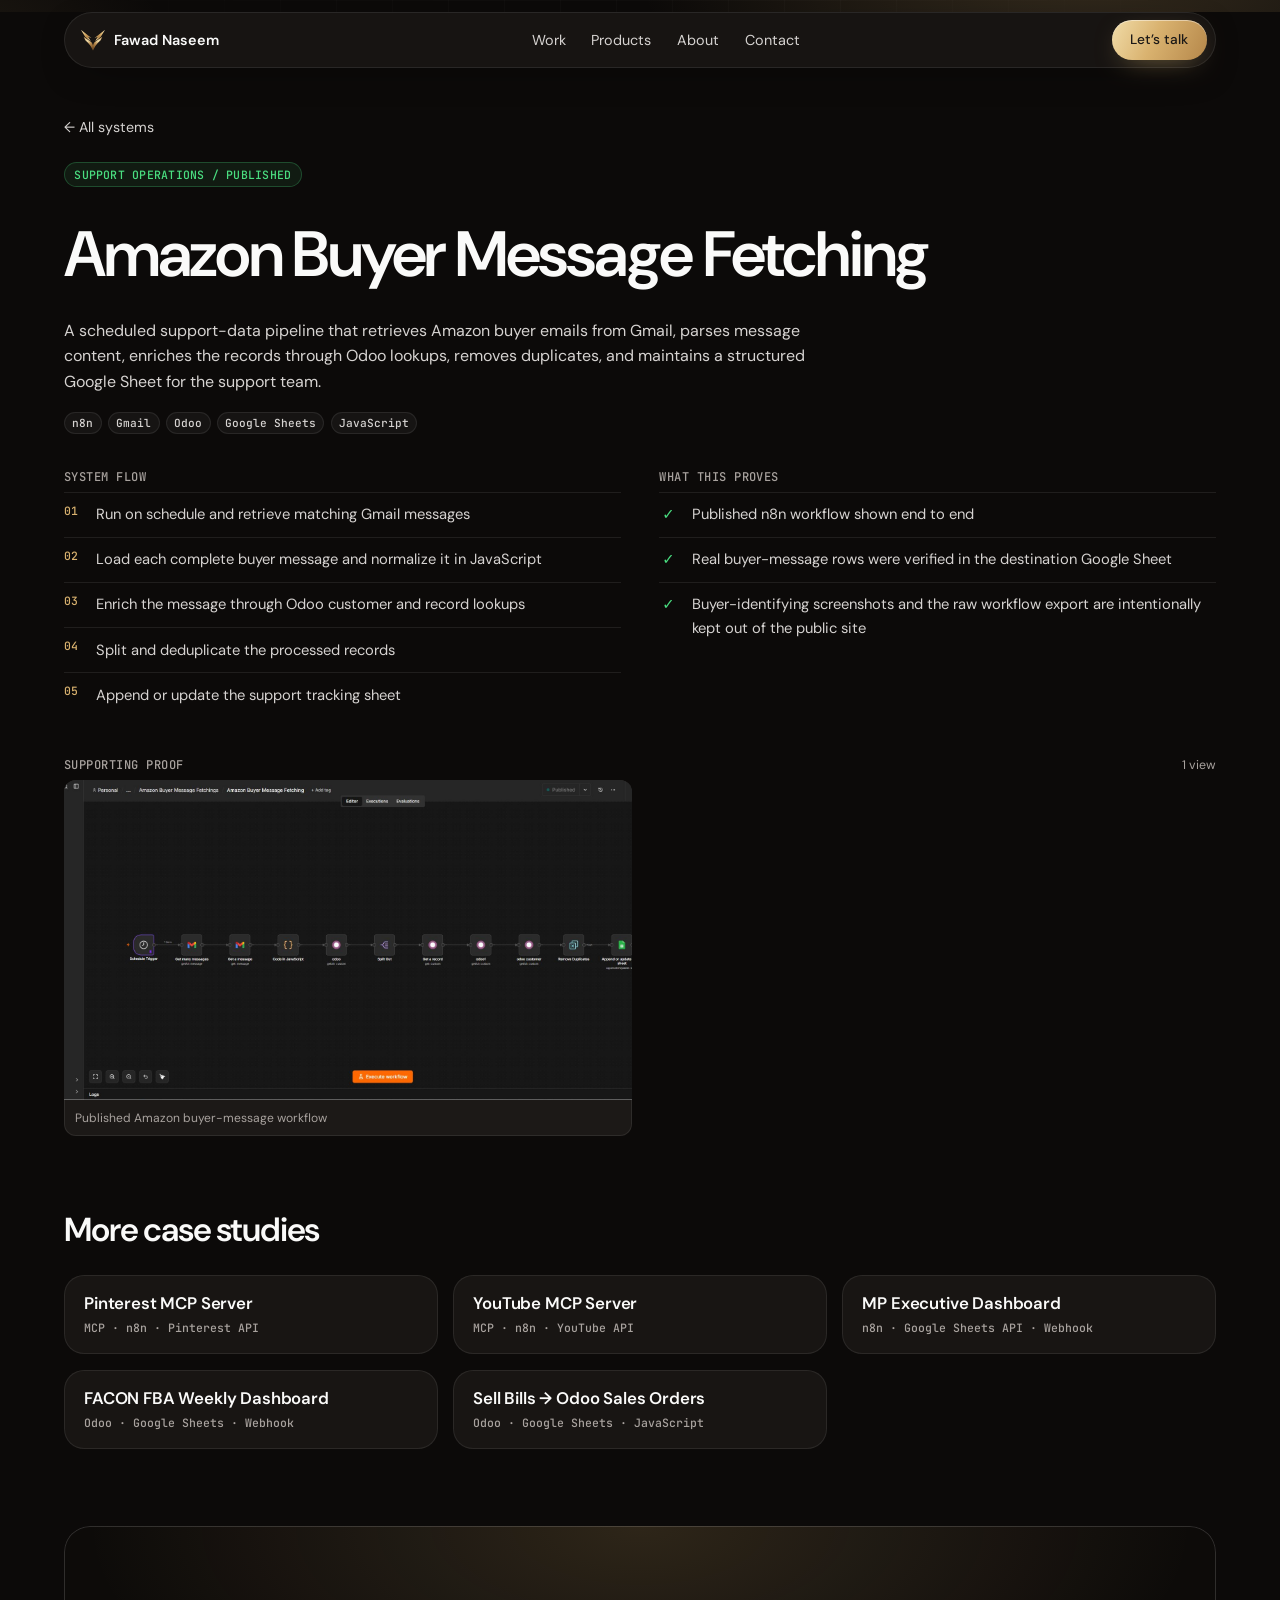
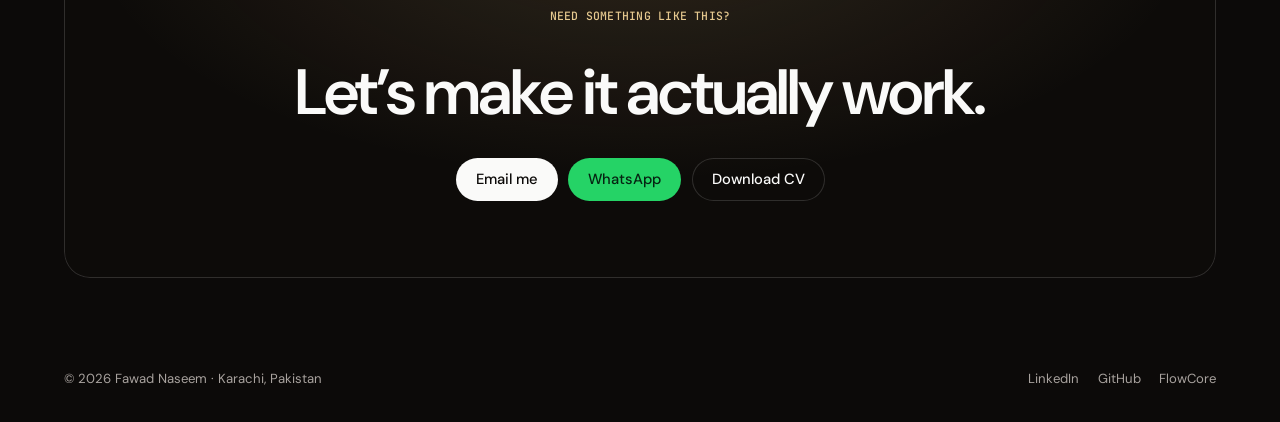
<file: amazon-buyer-message-automation/index.html>
<!doctype html>
<html lang="en">
<head>
  <meta charset="utf-8">
  <meta name="viewport" content="width=device-width, initial-scale=1">
  <title>Amazon Buyer Message Automation: Gmail to Odoo to Sheets | Fawad Naseem</title>
  <meta name="description" content="A scheduled n8n pipeline that fetches Amazon buyer emails from Gmail, enriches them through Odoo, removes duplicates and updates a support sheet.">
  <meta name="theme-color" content="#0C0A09">
  <link rel="canonical" href="https://fawadcyber.github.io/Portfolio/amazon-buyer-message-automation/">
  <link rel="icon" href="../favicon.svg?v=3" type="image/svg+xml">
  <link rel="apple-touch-icon" href="../favicon.svg?v=3">
  <meta property="og:type" content="article">
  <meta property="og:site_name" content="Fawad Naseem">
  <meta property="og:title" content="Amazon Buyer Message Automation: Gmail to Odoo to Sheets | Fawad Naseem">
  <meta property="og:description" content="A scheduled n8n pipeline that fetches Amazon buyer emails from Gmail, enriches them through Odoo, removes duplicates and updates a support sheet.">
  <meta property="og:url" content="https://fawadcyber.github.io/Portfolio/amazon-buyer-message-automation/">
  <meta property="og:image" content="https://fawadcyber.github.io/Portfolio/assets/proofs/drive-assets/edesk/workflow.jpg">
  <meta name="twitter:card" content="summary_large_image">
  <meta name="twitter:title" content="Amazon Buyer Message Automation: Gmail to Odoo to Sheets | Fawad Naseem">
  <meta name="twitter:description" content="A scheduled n8n pipeline that fetches Amazon buyer emails from Gmail, enriches them through Odoo, removes duplicates and updates a support sheet.">
  <meta name="twitter:image" content="https://fawadcyber.github.io/Portfolio/assets/proofs/drive-assets/edesk/workflow.jpg">
  <link rel="preconnect" href="https://fonts.googleapis.com">
  <link rel="preconnect" href="https://fonts.gstatic.com" crossorigin>
  <link rel="stylesheet" href="https://fonts.googleapis.com/css2?family=DM+Sans:opsz,wght@9..40,400;9..40,500;9..40,600;9..40,700&family=JetBrains+Mono:wght@400;500&display=swap">
  <link rel="stylesheet" href="../styles.css?v=202611051339">
  <script type="application/ld+json">{"@context":"https://schema.org","@graph":[{"@type":"Article","headline":"Amazon Buyer Message Automation: Gmail to Odoo to Sheets","description":"A scheduled n8n pipeline that fetches Amazon buyer emails from Gmail, enriches them through Odoo, removes duplicates and updates a support sheet.","image":"https://fawadcyber.github.io/Portfolio/assets/proofs/drive-assets/edesk/workflow.jpg","url":"https://fawadcyber.github.io/Portfolio/amazon-buyer-message-automation/","dateModified":"2026-11-05","author":{"@type":"Person","name":"Fawad Naseem","url":"https://fawadcyber.github.io/Portfolio/"},"keywords":"n8n, Gmail, Odoo, Google Sheets, JavaScript"},{"@type":"BreadcrumbList","itemListElement":[{"@type":"ListItem","position":1,"name":"Fawad Naseem","item":"https://fawadcyber.github.io/Portfolio/"},{"@type":"ListItem","position":2,"name":"Amazon Buyer Message Fetching","item":"https://fawadcyber.github.io/Portfolio/amazon-buyer-message-automation/"}]}]}</script>
</head>
<body>
  <div class="aurora" aria-hidden="true"></div>
  <header class="topbar container">
    <a class="brand" href="../"><img class="brand-mark" src="../favicon.svg?v=3" alt="" width="26" height="26">Fawad Naseem</a>
    <nav class="topnav" aria-label="Main navigation">
      <a href="../#work">Work</a>
      <a href="../#products">Products</a>
      <a href="../#about">About</a>
      <a href="../#contact">Contact</a>
    </nav>
    <a class="btn btn-dark" href="https://mail.google.com/mail/?view=cm&amp;fs=1&amp;to=fawadnaseem28%40gmail.com&amp;su=Automation%20Project%20Inquiry" target="_blank" rel="noopener">Let’s talk</a>
  </header>

  <main class="container case-page">
    <nav class="case-back" aria-label="Breadcrumb"><a href="../#work">← All systems</a></nav>
    <article>
      <p class="eyebrow">Support operations / published</p>
      <h1>Amazon Buyer Message Fetching</h1>
      <p class="case-summary">A scheduled support-data pipeline that retrieves Amazon buyer emails from Gmail, parses message content, enriches the records through Odoo lookups, removes duplicates, and maintains a structured Google Sheet for the support team.</p>
      <ul class="tags"><li>n8n</li><li>Gmail</li><li>Odoo</li><li>Google Sheets</li><li>JavaScript</li></ul>
      <div class="case-details">
        <section><h2>System flow</h2><ol><li>Run on schedule and retrieve matching Gmail messages</li><li>Load each complete buyer message and normalize it in JavaScript</li><li>Enrich the message through Odoo customer and record lookups</li><li>Split and deduplicate the processed records</li><li>Append or update the support tracking sheet</li></ol></section>
        <section><h2>What this proves</h2><ul><li>Published n8n workflow shown end to end</li><li>Real buyer-message rows were verified in the destination Google Sheet</li><li>Buyer-identifying screenshots and the raw workflow export are intentionally kept out of the public site</li></ul></section>
      </div>
      <section class="case-gallery">
        <div class="case-gallery-heading"><h2>Supporting proof</h2><span>1 view</span></div>
        <div class="case-gallery-grid">
          <a class="case-gallery-item" href="../assets/proofs/drive-assets/edesk/workflow.jpg" target="_blank" rel="noopener"><img src="../assets/proofs/drive-assets/edesk/workflow.jpg" alt="Published Amazon buyer-message workflow" loading="lazy" decoding="async"><span>Published Amazon buyer-message workflow</span></a>
        </div>
      </section>
    </article>

    <section class="case-more" aria-labelledby="more-title">
      <h2 id="more-title">More case studies</h2>
      <div class="case-more-grid">
        <a class="case-more-item" href="../pinterest-mcp-server/"><b>Pinterest MCP Server</b><span>MCP · n8n · Pinterest API</span></a>
        <a class="case-more-item" href="../youtube-mcp-server/"><b>YouTube MCP Server</b><span>MCP · n8n · YouTube API</span></a>
        <a class="case-more-item" href="../mp-executive-dashboard/"><b>MP Executive Dashboard</b><span>n8n · Google Sheets API · Webhook</span></a>
        <a class="case-more-item" href="../facon-fba-weekly-dashboard/"><b>FACON FBA Weekly Dashboard</b><span>Odoo · Google Sheets · Webhook</span></a>
        <a class="case-more-item" href="../sell-bills-to-odoo-orders/"><b>Sell Bills → Odoo Sales Orders</b><span>Odoo · Google Sheets · JavaScript</span></a>
      </div>
    </section>

    <section class="contact-card case-cta">
      <p class="eyebrow light">Need something like this?</p>
      <h2>Let’s make it actually work.</h2>
      <div class="hero-actions">
        <a class="btn btn-light" href="https://mail.google.com/mail/?view=cm&amp;fs=1&amp;to=fawadnaseem28%40gmail.com&amp;su=Automation%20Project%20Inquiry" target="_blank" rel="noopener">Email me</a>
        <a class="btn btn-wa" href="https://wa.me/923492971884?text=Hi%20Fawad%2C%20I%20saw%20your%20portfolio" target="_blank" rel="noopener">WhatsApp</a>
        <a class="btn btn-outline" href="../cv/Fawad_Naseem_CV.pdf" target="_blank" rel="noopener">Download CV</a>
      </div>
    </section>
  </main>

  <footer class="container footer">
    <span>© 2026 Fawad Naseem · Karachi, Pakistan</span>
    <nav class="footer-links" aria-label="Elsewhere">
      <a href="https://www.linkedin.com/in/fawad-naseem-51901941a/" target="_blank" rel="noopener">LinkedIn</a>
      <a href="https://github.com/FawadCyber" target="_blank" rel="noopener">GitHub</a>
      <a href="https://fawadcyber.github.io/FlowCore/" target="_blank" rel="noopener">FlowCore</a>
    </nav>
  </footer>
</body>
</html>
</file>
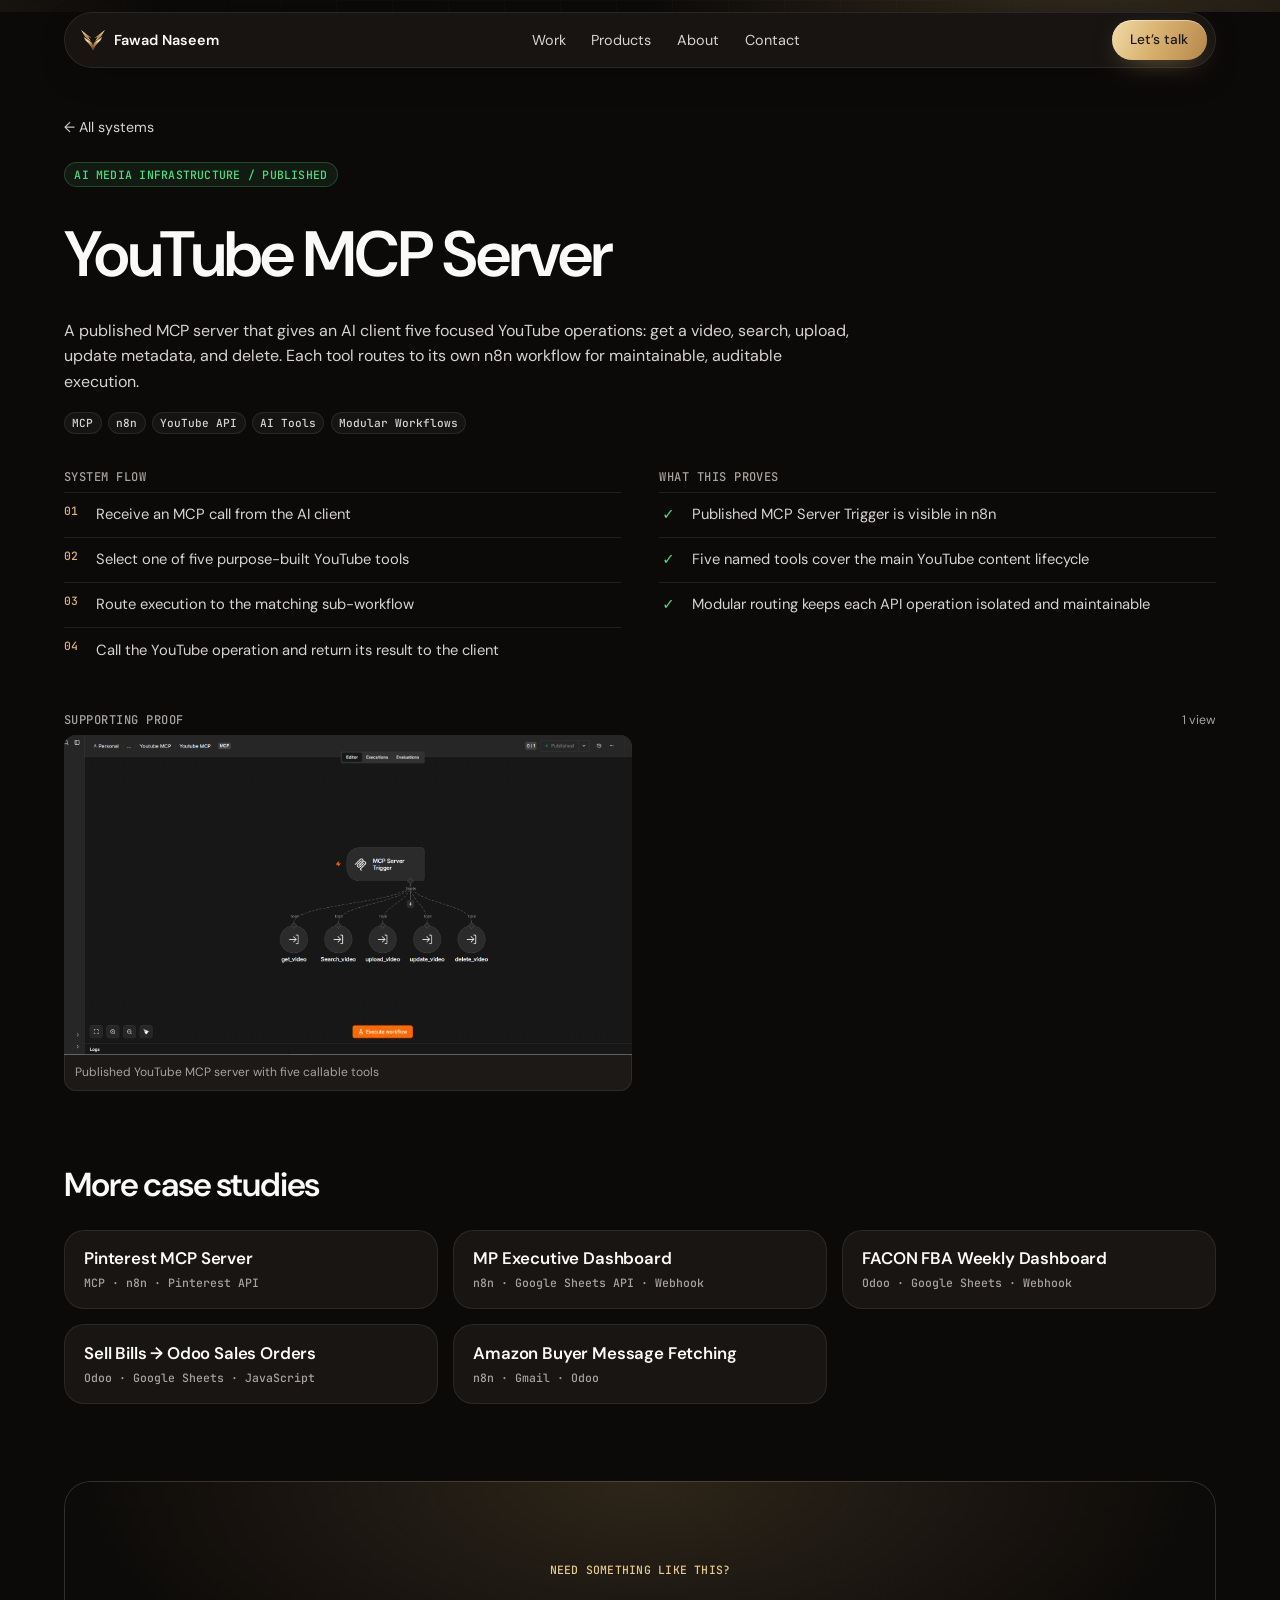
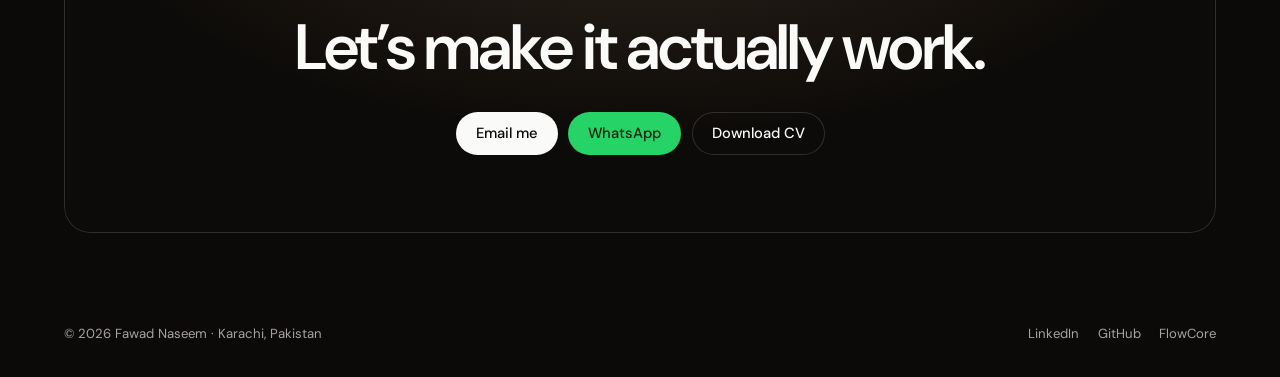
<file: youtube-mcp-server/index.html>
<!doctype html>
<html lang="en">
<head>
  <meta charset="utf-8">
  <meta name="viewport" content="width=device-width, initial-scale=1">
  <title>YouTube MCP Server Built with n8n: 5 AI Tools | Fawad Naseem</title>
  <meta name="description" content="A published YouTube MCP server on n8n that lets AI clients search, upload, update and delete videos, with one sub-workflow for each tool.">
  <meta name="theme-color" content="#0C0A09">
  <link rel="canonical" href="https://fawadcyber.github.io/Portfolio/youtube-mcp-server/">
  <link rel="icon" href="../favicon.svg?v=3" type="image/svg+xml">
  <link rel="apple-touch-icon" href="../favicon.svg?v=3">
  <meta property="og:type" content="article">
  <meta property="og:site_name" content="Fawad Naseem">
  <meta property="og:title" content="YouTube MCP Server Built with n8n: 5 AI Tools | Fawad Naseem">
  <meta property="og:description" content="A published YouTube MCP server on n8n that lets AI clients search, upload, update and delete videos, with one sub-workflow for each tool.">
  <meta property="og:url" content="https://fawadcyber.github.io/Portfolio/youtube-mcp-server/">
  <meta property="og:image" content="https://fawadcyber.github.io/Portfolio/assets/proofs/drive-assets/youtube/workflow.png">
  <meta name="twitter:card" content="summary_large_image">
  <meta name="twitter:title" content="YouTube MCP Server Built with n8n: 5 AI Tools | Fawad Naseem">
  <meta name="twitter:description" content="A published YouTube MCP server on n8n that lets AI clients search, upload, update and delete videos, with one sub-workflow for each tool.">
  <meta name="twitter:image" content="https://fawadcyber.github.io/Portfolio/assets/proofs/drive-assets/youtube/workflow.png">
  <link rel="preconnect" href="https://fonts.googleapis.com">
  <link rel="preconnect" href="https://fonts.gstatic.com" crossorigin>
  <link rel="stylesheet" href="https://fonts.googleapis.com/css2?family=DM+Sans:opsz,wght@9..40,400;9..40,500;9..40,600;9..40,700&family=JetBrains+Mono:wght@400;500&display=swap">
  <link rel="stylesheet" href="../styles.css?v=202611051339">
  <script type="application/ld+json">{"@context":"https://schema.org","@graph":[{"@type":"Article","headline":"YouTube MCP Server Built with n8n: 5 AI Tools","description":"A published YouTube MCP server on n8n that lets AI clients search, upload, update and delete videos, with one sub-workflow for each tool.","image":"https://fawadcyber.github.io/Portfolio/assets/proofs/drive-assets/youtube/workflow.png","url":"https://fawadcyber.github.io/Portfolio/youtube-mcp-server/","dateModified":"2026-11-05","author":{"@type":"Person","name":"Fawad Naseem","url":"https://fawadcyber.github.io/Portfolio/"},"keywords":"MCP, n8n, YouTube API, AI Tools, Modular Workflows"},{"@type":"BreadcrumbList","itemListElement":[{"@type":"ListItem","position":1,"name":"Fawad Naseem","item":"https://fawadcyber.github.io/Portfolio/"},{"@type":"ListItem","position":2,"name":"YouTube MCP Server","item":"https://fawadcyber.github.io/Portfolio/youtube-mcp-server/"}]}]}</script>
</head>
<body>
  <div class="aurora" aria-hidden="true"></div>
  <header class="topbar container">
    <a class="brand" href="../"><img class="brand-mark" src="../favicon.svg?v=3" alt="" width="26" height="26">Fawad Naseem</a>
    <nav class="topnav" aria-label="Main navigation">
      <a href="../#work">Work</a>
      <a href="../#products">Products</a>
      <a href="../#about">About</a>
      <a href="../#contact">Contact</a>
    </nav>
    <a class="btn btn-dark" href="https://mail.google.com/mail/?view=cm&amp;fs=1&amp;to=fawadnaseem28%40gmail.com&amp;su=Automation%20Project%20Inquiry" target="_blank" rel="noopener">Let’s talk</a>
  </header>

  <main class="container case-page">
    <nav class="case-back" aria-label="Breadcrumb"><a href="../#work">← All systems</a></nav>
    <article>
      <p class="eyebrow">AI media infrastructure / published</p>
      <h1>YouTube MCP Server</h1>
      <p class="case-summary">A published MCP server that gives an AI client five focused YouTube operations: get a video, search, upload, update metadata, and delete. Each tool routes to its own n8n workflow for maintainable, auditable execution.</p>
      <ul class="tags"><li>MCP</li><li>n8n</li><li>YouTube API</li><li>AI Tools</li><li>Modular Workflows</li></ul>
      <div class="case-details">
        <section><h2>System flow</h2><ol><li>Receive an MCP call from the AI client</li><li>Select one of five purpose-built YouTube tools</li><li>Route execution to the matching sub-workflow</li><li>Call the YouTube operation and return its result to the client</li></ol></section>
        <section><h2>What this proves</h2><ul><li>Published MCP Server Trigger is visible in n8n</li><li>Five named tools cover the main YouTube content lifecycle</li><li>Modular routing keeps each API operation isolated and maintainable</li></ul></section>
      </div>
      <section class="case-gallery">
        <div class="case-gallery-heading"><h2>Supporting proof</h2><span>1 view</span></div>
        <div class="case-gallery-grid">
          <a class="case-gallery-item" href="../assets/proofs/drive-assets/youtube/workflow.png" target="_blank" rel="noopener"><img src="../assets/proofs/drive-assets/youtube/workflow.png" alt="Published YouTube MCP server with five callable tools" loading="lazy" decoding="async"><span>Published YouTube MCP server with five callable tools</span></a>
        </div>
      </section>
    </article>

    <section class="case-more" aria-labelledby="more-title">
      <h2 id="more-title">More case studies</h2>
      <div class="case-more-grid">
        <a class="case-more-item" href="../pinterest-mcp-server/"><b>Pinterest MCP Server</b><span>MCP · n8n · Pinterest API</span></a>
        <a class="case-more-item" href="../mp-executive-dashboard/"><b>MP Executive Dashboard</b><span>n8n · Google Sheets API · Webhook</span></a>
        <a class="case-more-item" href="../facon-fba-weekly-dashboard/"><b>FACON FBA Weekly Dashboard</b><span>Odoo · Google Sheets · Webhook</span></a>
        <a class="case-more-item" href="../sell-bills-to-odoo-orders/"><b>Sell Bills → Odoo Sales Orders</b><span>Odoo · Google Sheets · JavaScript</span></a>
        <a class="case-more-item" href="../amazon-buyer-message-automation/"><b>Amazon Buyer Message Fetching</b><span>n8n · Gmail · Odoo</span></a>
      </div>
    </section>

    <section class="contact-card case-cta">
      <p class="eyebrow light">Need something like this?</p>
      <h2>Let’s make it actually work.</h2>
      <div class="hero-actions">
        <a class="btn btn-light" href="https://mail.google.com/mail/?view=cm&amp;fs=1&amp;to=fawadnaseem28%40gmail.com&amp;su=Automation%20Project%20Inquiry" target="_blank" rel="noopener">Email me</a>
        <a class="btn btn-wa" href="https://wa.me/923492971884?text=Hi%20Fawad%2C%20I%20saw%20your%20portfolio" target="_blank" rel="noopener">WhatsApp</a>
        <a class="btn btn-outline" href="../cv/Fawad_Naseem_CV.pdf" target="_blank" rel="noopener">Download CV</a>
      </div>
    </section>
  </main>

  <footer class="container footer">
    <span>© 2026 Fawad Naseem · Karachi, Pakistan</span>
    <nav class="footer-links" aria-label="Elsewhere">
      <a href="https://www.linkedin.com/in/fawad-naseem-51901941a/" target="_blank" rel="noopener">LinkedIn</a>
      <a href="https://github.com/FawadCyber" target="_blank" rel="noopener">GitHub</a>
      <a href="https://fawadcyber.github.io/FlowCore/" target="_blank" rel="noopener">FlowCore</a>
    </nav>
  </footer>
</body>
</html>
</file>
<file: styles.css>
/* Midnight aurora palette */
:root {
  /* Black + gold, from the UI UX Pro Max "Luxury/Premium Brand" palette, dark variant, with the logo gold as accent */
  --bg: #0C0A09;
  --bg-2: #110F0D;
  --surface: #1C1917;
  --surface-2: #292524;
  --line: rgba(231, 229, 228, .09);
  --line-2: rgba(231, 229, 228, .16);
  --ink: #FAFAF9;
  --ink-2: #D6D3D1;
  --muted: #A8A29E;
  --gold: #D9B26F;
  --gold-2: #F1DCA8;
  --gold-3: #B5874A;
  --emerald: #4ADE80;
  --grad: linear-gradient(115deg, #F1DCA8 0%, #D9B26F 45%, #B5874A 100%);
  --radius: 20px;
  --sans: "DM Sans", system-ui, sans-serif;
  --display: "DM Sans", system-ui, sans-serif;
  --mono: "JetBrains Mono", ui-monospace, monospace;
  --ease: cubic-bezier(.2, .8, .2, 1);
}
* { box-sizing: border-box; }
html { scroll-behavior: smooth; background: var(--bg); overflow-x: clip; }
body { margin: 0; background: var(--bg); color: var(--ink); font: 400 clamp(15.5px, 1.05vw, 17.5px)/1.6 var(--sans); -webkit-font-smoothing: antialiased; overflow-x: clip; }
a { color: inherit; text-decoration: none; }
button { font: inherit; color: inherit; background: none; border: 0; padding: 0; cursor: pointer; }
h1, h2, h3, h4, p { margin: 0; }
::selection { background: rgba(217, 178, 111, .45); }
.container { width: min(1180px, 100% - 2 * clamp(18px, 5vw, 80px)); margin-inline: auto; }
.skip-link { position: absolute; left: 16px; top: -80px; z-index: 100; padding: 10px 16px; border-radius: 999px; background: var(--ink); color: var(--bg); font-size: .85em; }
.skip-link:focus { top: 16px; }
:focus-visible { outline: 2px solid var(--gold); outline-offset: 3px; border-radius: 8px; }

/* Static aurora background: painted once, never animated, so it costs nothing per frame. */
.aurora { position: fixed; inset: 0; z-index: -1; pointer-events: none;
  background:
    radial-gradient(60vw 45vw at 85% -10%, rgba(217, 178, 111, .22), transparent 60%),
    radial-gradient(45vw 40vw at -10% 20%, rgba(217, 178, 111, .16), transparent 60%),
    radial-gradient(50vw 40vw at 60% 110%, rgba(181, 135, 74, .10), transparent 60%),
    var(--bg); }
.aurora::after { content: ""; position: absolute; inset: 0; opacity: .5;
  background-image: linear-gradient(rgba(255,255,255,.035) 1px, transparent 1px), linear-gradient(90deg, rgba(255,255,255,.035) 1px, transparent 1px);
  background-size: 56px 56px;
  -webkit-mask-image: radial-gradient(ellipse at 50% 0%, #000 20%, transparent 70%); mask-image: radial-gradient(ellipse at 50% 0%, #000 20%, transparent 70%); }
.progress { position: fixed; top: 0; left: 0; right: 0; height: 2px; z-index: 60; background: var(--grad); transform-origin: 0 50%; transform: scaleX(0); }

/* Whole-page WebGL particle world (fixed, behind all content) */
#world { position: fixed; inset: 0; z-index: 0; width: 100vw; height: 100vh; height: 100lvh; pointer-events: none; opacity: 0; transition: opacity 1.5s var(--ease); }
#world.ready { opacity: 1; }
main, .footer, .topbar, .mobile-nav { position: relative; z-index: 1; }
.topbar { position: sticky; z-index: 50; }
.mobile-nav { z-index: 49; }

/* Buttons */
.btn { position: relative; display: inline-flex; align-items: center; justify-content: center; gap: .5em; height: 2.95em; padding: 0 1.35em; border-radius: 999px; font-weight: 500; font-size: .95em; white-space: nowrap; transition: background .25s, box-shadow .25s, color .25s; will-change: transform; }
.btn-dark { color: #1C1917; background: var(--grad); box-shadow: 0 8px 28px -12px rgba(217, 178, 111, .7), inset 0 1px 0 rgba(255,255,255,.45); }
.btn-dark:hover { box-shadow: 0 12px 36px -12px rgba(217, 178, 111, .9), inset 0 1px 0 rgba(255,255,255,.55); }
.btn-ghost { color: var(--ink); background: rgba(255,255,255,.04); box-shadow: inset 0 0 0 1px var(--line-2); }
.btn-ghost:hover { background: rgba(255,255,255,.08); }
.btn-light { background: var(--ink); color: var(--bg); }
.btn-outline { color: var(--ink); box-shadow: inset 0 0 0 1px var(--line-2); }
.btn-outline:hover { background: rgba(255,255,255,.06); }
.btn-wa { background: #25d366; color: #062312; }
.btn-wa:hover { background: #3ee07a; }

/* Top bar */
.topbar { position: sticky; top: 12px; z-index: 50; display: flex; align-items: center; justify-content: space-between; gap: 1.5em; margin-top: 12px; padding: .55em .6em .55em 1.1em; border-radius: 999px; background: rgba(28, 25, 23, .72); box-shadow: inset 0 0 0 1px var(--line), 0 10px 40px -20px rgba(0,0,0,.8); -webkit-backdrop-filter: blur(14px); backdrop-filter: blur(14px); font-size: .93em; }
.brand { display: inline-flex; align-items: center; gap: .6em; font-weight: 600; }
.brand-mark { width: 26px; height: 26px; border-radius: 7px; display: block; }
.topnav { display: flex; gap: 1.8em; color: var(--ink-2); }
.topnav a { transition: color .2s; }
.topnav a:hover { color: var(--ink); }
.menu-toggle { display: none; width: 42px; height: 42px; border-radius: 50%; background: rgba(255,255,255,.05); box-shadow: inset 0 0 0 1px var(--line-2); flex-direction: column; align-items: center; justify-content: center; gap: 5px; }
.menu-toggle span { width: 16px; height: 1.5px; background: var(--ink); }
.mobile-nav { display: none; }

/* Hero */
.hero { position: relative; }
.hero > *:not(.hero-video) { position: relative; z-index: 1; }
.hero-video { position: absolute; z-index: 0; top: -120px; bottom: -40px; left: 50%; width: 100vw; transform: translateX(-50%); overflow: hidden; pointer-events: none;
  -webkit-mask-image: linear-gradient(180deg, transparent 0%, #000 18%, #000 70%, transparent 100%); mask-image: linear-gradient(180deg, transparent 0%, #000 18%, #000 70%, transparent 100%); }
.hero-video video { width: 100%; height: 100%; object-fit: cover; opacity: .55; }
.hero-video::after { content: ""; position: absolute; inset: 0; background: linear-gradient(90deg, rgba(12,10,9,.92) 0%, rgba(12,10,9,.55) 45%, rgba(12,10,9,.25) 100%); }
.hero { padding: clamp(1.25rem, 3vh, 2.5rem) 0 clamp(2rem, 5vh, 3.5rem); }
.hero-grid { display: grid; grid-template-columns: minmax(0, 1.05fr) minmax(0, .95fr); gap: clamp(2rem, 5vw, 5rem); align-items: center; }
.eyebrow { display: inline-flex; align-items: center; gap: .6em; padding: .45em .9em; border-radius: 999px; background: rgba(74, 222, 128, .08); box-shadow: inset 0 0 0 1px rgba(74, 222, 128, .25); font: 500 .74em var(--mono); letter-spacing: .02em; color: var(--emerald); text-transform: uppercase; }
.eyebrow.light { background: none; box-shadow: none; padding: 0; color: #E6C98F; }
.dot { width: .55em; height: .55em; border-radius: 50%; background: var(--emerald); box-shadow: 0 0 0 0 rgba(74, 222, 128, .55); animation: pulse 2.2s infinite; }
@keyframes pulse { 70% { box-shadow: 0 0 0 9px rgba(74, 222, 128, 0); } 100% { box-shadow: 0 0 0 0 rgba(74, 222, 128, 0); } }
.hero-name { margin: 1.1em 0 0; font: 500 clamp(.95rem, 1.2vw, 1.1rem)/1.35 var(--sans); letter-spacing: 0; color: var(--gold); }
.hero-statement { margin: .3em 0 .5em; max-width: 15ch; font: 600 clamp(2.3rem, min(5vw, 8.6vh), 5rem)/1.02 var(--display); letter-spacing: -.035em; }
.hero-statement em, .grad-text { font-style: normal; background: var(--grad); -webkit-background-clip: text; background-clip: text; color: transparent; }
.word { display: inline-block; }
.hero-statement em .word { background: var(--grad); background-size: var(--gw, 100%) 100%; -webkit-background-clip: text; background-clip: text; color: transparent; }
.lede { max-width: 54ch; color: var(--ink-2); font-size: clamp(.98rem, min(1.15vw, 2.1vh), 1.12rem); }
.hero-actions { display: flex; flex-wrap: wrap; gap: .7em; margin-top: 2em; }

/* 3D scene: contact card with an orbit of tool badges */
.scene { position: relative; perspective: 1100px; display: grid; place-items: center; min-height: 460px; }
.orbit { position: absolute; inset: 50% auto auto 50%; width: 0; height: 0; transform-style: preserve-3d; transform: rotateX(68deg) rotateZ(0deg); animation: orbit 26s linear infinite; pointer-events: none; }
@keyframes orbit { to { transform: rotateX(68deg) rotateZ(360deg); } }
.orbit::before { content: ""; position: absolute; left: -265px; top: -265px; width: 530px; height: 530px; border-radius: 50%; border: 1px dashed rgba(241, 220, 168, .28); }
.badge { position: absolute; left: 0; top: 0; transform: rotateZ(var(--a)) translateX(265px) rotateZ(calc(var(--a) * -1)); transform-style: preserve-3d; }
.badge span { display: block; transform: rotateX(-68deg) translate(-50%, -50%); backface-visibility: hidden; padding: .42em .8em; border-radius: 999px; background: rgba(28, 25, 23, .92); box-shadow: inset 0 0 0 1px var(--line-2), 0 8px 24px -10px rgba(0,0,0,.8); font: 500 .72rem var(--mono); color: var(--ink); white-space: nowrap; animation: counter 26s linear infinite; }
@keyframes counter { from { transform: rotateZ(0deg) rotateX(-68deg) translate(-50%, -50%); } to { transform: rotateZ(-360deg) rotateX(-68deg) translate(-50%, -50%); } }
.badge span i { display: inline-block; width: .5em; height: .5em; margin-right: .45em; border-radius: 50%; background: var(--c, var(--gold)); vertical-align: .05em; }
.glow { position: absolute; width: 300px; height: 300px; border-radius: 50%; background: radial-gradient(circle, rgba(99,102,241,.35), transparent 65%); pointer-events: none; }

.hero-card { position: relative; z-index: 2; width: 100%; max-width: 360px; padding: 1.5em; border-radius: calc(var(--radius) + 4px); background: linear-gradient(160deg, rgba(41, 37, 36, .95), rgba(20, 18, 16, .96)); box-shadow: inset 0 0 0 1px var(--line-2), 0 40px 80px -30px rgba(0, 0, 0, .9), 0 0 0 1px rgba(217, 178, 111, .08); transform-style: preserve-3d; will-change: transform; }
.hero-card::before { content: ""; position: absolute; inset: 0; border-radius: inherit; padding: 1px; background: linear-gradient(140deg, rgba(241, 220, 168, .7), transparent 40%, transparent 60%, rgba(181, 135, 74, .6)); -webkit-mask: linear-gradient(#000 0 0) content-box, linear-gradient(#000 0 0); -webkit-mask-composite: xor; mask-composite: exclude; pointer-events: none; }
.hc-top { display: flex; align-items: center; gap: .9em; transform: translateZ(30px); }
.hc-mark { width: 54px; height: 54px; border-radius: 14px; filter: drop-shadow(0 8px 18px rgba(217, 178, 111, .35)); }
.hc-name { font: 600 1.2rem/1.2 var(--display); letter-spacing: -.02em; }
.hc-role { color: var(--muted); font-size: .9em; }
.hc-facts { list-style: none; margin: 1.2em 0; padding: 0; transform: translateZ(18px); }
.hc-facts li { display: flex; justify-content: space-between; gap: 1em; padding: .62em 0; border-top: 1px solid var(--line); font-size: .9em; }
.hc-facts span { color: var(--muted); }
.hc-facts b { font-weight: 500; display: inline-flex; align-items: center; gap: .45em; }
.hc-dot { width: .5em; height: .5em; border-radius: 50%; background: var(--emerald); box-shadow: 0 0 0 3px rgba(74, 222, 128, .18); }
.hc-actions { display: grid; grid-template-columns: 1fr 1fr; gap: .5em; transform: translateZ(26px); }
.hc-socials { display: flex; justify-content: space-between; margin-top: 1.1em; padding-top: 1.1em; border-top: 1px solid var(--line); transform: translateZ(14px); }
.hc-social, .social { display: grid; place-items: center; width: 2.5em; height: 2.5em; border-radius: 50%; color: var(--ink-2); background: rgba(255,255,255,.04); box-shadow: inset 0 0 0 1px var(--line); transition: color .25s, background .25s, transform .25s; }
.hc-social:hover, .social:hover { color: #fff; background: rgba(217, 178, 111, .25); transform: translateY(-2px); }
.hc-social svg, .social svg { width: 1.05em; height: 1.05em; }

/* WebGL hero stage */
.hero-3d { position: relative; width: 100%; height: clamp(340px, min(42vw, 64vh), 560px); }
.hero-3d canvas { position: absolute; inset: -8% -12% -8% -8%; width: 120%; height: 116%; display: block; opacity: 0; transition: opacity 1.2s var(--ease); }
.hero-3d.ready canvas { opacity: 1; }
.hero-3d-fallback { position: absolute; left: 50%; top: 50%; width: 55%; height: auto; transform: translate(-50%, -50%); filter: drop-shadow(0 30px 60px rgba(217, 178, 111, .3)); transition: opacity .8s; }
.hero-3d.ready .hero-3d-fallback { opacity: 0; }
.hero-3d-hint { position: absolute; left: 50%; bottom: 2%; transform: translateX(-50%); font: 500 .68rem var(--mono); letter-spacing: .12em; text-transform: uppercase; color: var(--muted); white-space: nowrap; opacity: 0; transition: opacity 1s .8s; }
.hero-3d.ready .hero-3d-hint { opacity: .8; }
.hero-socials { display: flex; gap: .5em; margin-top: 1.4em; }
.hero-socials .hc-social { width: 2.6em; height: 2.6em; }

/* Stats */
.stats { display: grid; grid-template-columns: repeat(4, 1fr); gap: 1px; margin: clamp(2.5rem, 5vw, 4rem) 0 0; padding: 0; border-radius: var(--radius); overflow: hidden; background: var(--line); box-shadow: inset 0 0 0 1px var(--line); }
.stats div { padding: 1.4em 1.6em; background: rgba(28, 25, 23, .85); }
.stats dt { font: 600 2.3rem/1 var(--display); letter-spacing: -.03em; background: var(--grad); -webkit-background-clip: text; background-clip: text; color: transparent; font-variant-numeric: tabular-nums; }
.stats dd { margin: .5em 0 0; color: var(--muted); font-size: .85em; }

/* Tool marquee */
.marquee { position: relative; overflow: hidden; padding: 1.4em 0; -webkit-mask-image: linear-gradient(90deg, transparent, #000 12%, #000 88%, transparent); mask-image: linear-gradient(90deg, transparent, #000 12%, #000 88%, transparent); }
.marquee-track { display: flex; gap: .7em; width: max-content; animation: slide 38s linear infinite; }
.marquee:hover .marquee-track { animation-play-state: paused; }
@keyframes slide { to { transform: translateX(-50%); } }
.marquee-track span { padding: .55em 1.05em; border-radius: 999px; background: rgba(255,255,255,.03); box-shadow: inset 0 0 0 1px var(--line); color: var(--ink-2); font: 500 .8rem var(--mono); white-space: nowrap; }

/* Two-row 3D marquee */
.marquee-3d { perspective: 900px; margin-top: 1rem; }
.marquee-3d .marquee { transform: rotateX(18deg); transform-origin: 50% 0; padding: .7em 0; }
.marquee-3d .marquee-rev { transform: rotateX(18deg) translateZ(-40px); opacity: .7; }
.marquee-rev .marquee-track { animation-direction: reverse; animation-duration: 46s; }
.marquee-track span:hover { color: var(--gold); box-shadow: inset 0 0 0 1px rgba(217, 178, 111, .45); }

/* Scroll cinema: pinned full-screen section; scroll scrubs the 3D logo film. */
.cinema { position: relative; height: 320vh; margin: 2rem 0 0; }
.cinema-sticky { position: sticky; top: 0; height: 100vh; height: 100svh; overflow: hidden; display: grid; align-items: center; }
.cinema-video { position: absolute; inset: 0; width: 100%; height: 100%; object-fit: cover; background: var(--bg); transform: translateX(13%) scale(.92); }
.cinema-shade { position: absolute; inset: 0; background:
  linear-gradient(180deg, var(--bg) 0%, rgba(12,10,9,0) 18%, rgba(12,10,9,0) 78%, var(--bg) 100%),
  linear-gradient(90deg, rgba(12,10,9,.85) 0%, rgba(12,10,9,.35) 45%, rgba(12,10,9,0) 70%); }
.cinema-lines { position: relative; z-index: 1; display: grid; }
.cinema-kicker { font: 500 .78rem var(--mono); letter-spacing: .14em; text-transform: uppercase; color: var(--gold); margin-bottom: 1.4rem; }
.cinema-line { grid-area: 2 / 1; max-width: 12ch; font-size: clamp(2.6rem, 7vw, 6.4rem); line-height: .98; letter-spacing: -.045em; opacity: 0; transform: translateY(40px); will-change: transform, opacity; }
.cinema-line em { font-style: normal; background: var(--grad); -webkit-background-clip: text; background-clip: text; color: transparent; }
.cinema-progress { position: absolute; left: 50%; bottom: 6vh; width: min(240px, 50vw); height: 2px; transform: translateX(-50%); background: var(--line-2); border-radius: 2px; overflow: hidden; }
.cinema-progress i { position: absolute; inset: 0; background: var(--grad); transform-origin: 0 50%; transform: scaleX(0); }
.no-motion .cinema { height: auto; }
.no-motion .cinema-sticky { position: relative; height: 80vh; }
.no-motion .cinema-line[data-step="0"] { opacity: 1; transform: none; }

/* 3D letter flip for section headings */
.char { display: inline-block; transform-origin: 50% 100%; backface-visibility: hidden; }
.section-head h2 { perspective: 600px; }

/* Gold cursor ring (fine pointers only) */
.cursor { position: fixed; left: 0; top: 0; z-index: 80; width: 34px; height: 34px; margin: -17px 0 0 -17px; border-radius: 50%; border: 1px solid rgba(217, 178, 111, .7); pointer-events: none; opacity: 0; transition: width .25s var(--ease), height .25s var(--ease), margin .25s var(--ease), background .25s, opacity .3s; will-change: transform; }
.cursor.on { opacity: 1; }
.cursor.hover { width: 64px; height: 64px; margin: -32px 0 0 -32px; background: rgba(217, 178, 111, .12); border-color: rgba(241, 220, 168, .9); }
@media (hover: none), (pointer: coarse) { .cursor { display: none; } }

/* Sections */
.section { padding: clamp(3rem, 7vw, 6rem) 0; }
.section-head { display: flex; justify-content: space-between; align-items: end; gap: 2em; margin-bottom: 2.2em; }
h2 { font: 600 clamp(1.9rem, 3.6vw, 3rem)/1.05 var(--display); letter-spacing: -.035em; }
.section-head p { max-width: 44ch; color: var(--ink-2); }

/* Cards with spotlight */
.cards { display: grid; grid-template-columns: repeat(3, 1fr); gap: 1em; perspective: 1200px; }
.card, .product, .repo, .skills { position: relative; overflow: hidden; border-radius: var(--radius); background: linear-gradient(180deg, rgba(28, 25, 23, .78), rgba(17, 15, 13, .82)); -webkit-backdrop-filter: blur(3px); backdrop-filter: blur(3px); box-shadow: inset 0 0 0 1px var(--line); }
.card::after, .product::after, .repo::after { content: ""; position: absolute; inset: 0; border-radius: inherit; pointer-events: none; opacity: 0; transition: opacity .35s;
  background: radial-gradient(360px circle at var(--mx, 50%) var(--my, 0%), rgba(217, 178, 111, .16), transparent 60%); }
.card:hover::after, .product:hover::after, .repo:hover::after { opacity: 1; }
.card { display: flex; flex-direction: column; gap: .8em; min-height: 300px; padding: 1.6em; text-align: left; transform-style: preserve-3d; will-change: transform; transition: box-shadow .35s; }
.card:hover { box-shadow: inset 0 0 0 1px rgba(241, 220, 168, .35), 0 30px 60px -30px rgba(217, 178, 111, .45); }
.card-wide { grid-column: span 2; }
.card-dark { background: radial-gradient(120% 140% at 100% 0%, rgba(217, 178, 111, .35), transparent 55%), linear-gradient(180deg, #24201c, #141210); }
.card-top { display: flex; gap: .5em; }
.chip { font: 500 .72em var(--mono); padding: .4em .8em; border-radius: 999px; background: rgba(255,255,255,.05); color: var(--ink-2); box-shadow: inset 0 0 0 1px var(--line); }
.chip-live { background: rgba(74, 222, 128, .1); color: var(--emerald); box-shadow: inset 0 0 0 1px rgba(74, 222, 128, .3); }
.card h3 { font: 600 clamp(1.3rem, 1.9vw, 1.75rem)/1.15 var(--display); letter-spacing: -.02em; margin-top: .4em; }
.card p, .card.card-dark p { color: var(--ink-2); font-size: .95em; }
.flow { display: flex; flex-wrap: wrap; align-items: center; gap: .45em; margin-top: auto; padding-top: 1em; font: 500 .72em var(--mono); color: var(--ink-2); }
.flow span { padding: .45em .75em; border-radius: 8px; background: rgba(255,255,255,.04); box-shadow: inset 0 0 0 1px var(--line); }
.flow i { width: 14px; height: 1px; background: linear-gradient(90deg, var(--gold), var(--gold)); }
.card-link { font-size: .85em; font-weight: 500; color: var(--gold); margin-top: .6em; }

.products { display: grid; grid-template-columns: repeat(2, 1fr); gap: 1em; }
.product { padding: 1.8em; }
.num { font: 500 .78em var(--mono); color: var(--gold); }
.product h3 { font: 600 1.45rem/1.15 var(--display); letter-spacing: -.02em; margin: .6em 0 .5em; }
.product p { color: var(--ink-2); font-size: .95em; }
.tags { display: flex; flex-wrap: wrap; gap: .4em; margin: 1.1em 0 0; padding: 0; list-style: none; }
.tags li { font: 500 .72em var(--mono); padding: .4em .75em; border-radius: 999px; background: rgba(255,255,255,.04); color: var(--ink-2); box-shadow: inset 0 0 0 1px var(--line); }

.repos { display: grid; grid-template-columns: repeat(3, 1fr); gap: 1em; }
.repo { display: flex; flex-direction: column; gap: .6em; padding: 1.5em; transition: box-shadow .35s; }
.repo:hover { box-shadow: inset 0 0 0 1px rgba(241, 220, 168, .35); }
.repo-top { display: flex; justify-content: space-between; gap: 1em; font: 500 .72em var(--mono); color: var(--muted); }
.repo h3 { font: 600 1.25rem/1.2 var(--display); letter-spacing: -.02em; word-break: break-word; }
.repo p { color: var(--ink-2); font-size: .93em; }
.repo-meta { display: flex; flex-wrap: wrap; align-items: center; gap: .9em; margin-top: auto; padding-top: .8em; font: 500 .75em var(--mono); color: var(--ink-2); }
.lang-dot { display: inline-block; width: .7em; height: .7em; border-radius: 50%; margin-right: .4em; vertical-align: -.05em; }
.repo-links { display: flex; gap: 1em; margin-left: auto; font-family: var(--sans); font-size: 1.1em; font-weight: 500; color: var(--gold); }
.repos-status { color: var(--muted); }
.repos-status a { color: var(--gold); }
.repos-more { margin-top: 1.4em; }

.about { display: grid; grid-template-columns: 1.2fr 1fr; gap: 4vw; }
.about > div > p { margin: 1em 0 1.5em; color: var(--ink-2); max-width: 56ch; }
.method { margin: 0; padding: 0; list-style: none; counter-reset: m; }
.method li { position: relative; padding: 1em 0 1em 2.6em; border-top: 1px solid var(--line); color: var(--ink-2); counter-increment: m; }
.method li::before { content: counter(m, decimal-leading-zero); position: absolute; left: 0; top: 1.15em; font: 500 .78em var(--mono); color: var(--gold); }
.method b { color: var(--ink); font-weight: 600; }
.skills { align-self: start; padding: .4em 1.6em; }
.skill-row { display: flex; justify-content: space-between; gap: 1.5em; padding: 1em 0; border-bottom: 1px solid var(--line); font-size: .92em; }
.skill-row:last-child { border: 0; }
.skill-row span { color: var(--muted); }
.skill-row b { font-weight: 500; text-align: right; }

.contact-card { position: relative; overflow: hidden; padding: clamp(2.5rem, 6vw, 5rem); border-radius: calc(var(--radius) + 6px); text-align: center;
  background: radial-gradient(80% 120% at 50% 0%, rgba(217, 178, 111, .16), transparent 60%), rgba(18, 15, 13, .38);
  box-shadow: inset 0 0 0 1px var(--line-2); }
.contact-card h2 { margin: .5em auto .2em; max-width: 16ch; font-size: clamp(2.2rem, 5vw, 4rem); }
.contact-card .hero-actions { justify-content: center; }
.contact-meta { margin-top: 1.6em; color: var(--muted); font-size: .9em; }
.socials { display: flex; justify-content: center; gap: .6em; margin-top: 1.2em; }
.footer { display: flex; justify-content: space-between; gap: 1.5em; padding: 2em 0 2.5em; color: var(--muted); font-size: .85em; }
.footer-links { display: flex; gap: 1.4em; }
.footer-links a:hover { color: var(--ink); }

/* Standalone case study pages */
.case-page { padding: clamp(1.5rem, 4vw, 3rem) 0 clamp(2rem, 5vw, 4rem); }
.case-back { margin-bottom: 1.6em; font-size: .92em; color: var(--ink-2); }
.case-back a:hover { color: var(--gold); }
.case-page h1 { margin: .55em 0 .45em; max-width: 20ch; font: 600 clamp(2.2rem, 5vw, 4.2rem)/1.04 var(--display); letter-spacing: -.035em; }
.case-page .case-summary { font-size: clamp(1rem, 1.25vw, 1.15rem); }
.case-details h2, .case-gallery h2 { font: 500 .78em var(--mono); text-transform: uppercase; letter-spacing: .04em; color: var(--muted); margin-bottom: .6em; }
.case-more { margin-top: clamp(3rem, 6vw, 5rem); }
.case-more h2 { font-size: clamp(1.5rem, 2.6vw, 2.2rem); margin-bottom: .8em; }
.case-more-grid { display: grid; grid-template-columns: repeat(3, 1fr); gap: 1em; }
.case-more-item { display: flex; flex-direction: column; gap: .4em; min-height: 44px; padding: 1.2em 1.3em; border-radius: var(--radius); background: rgba(28, 25, 23, .78); box-shadow: inset 0 0 0 1px var(--line); transition: box-shadow .25s; }
.case-more-item:hover { box-shadow: inset 0 0 0 1px rgba(217, 178, 111, .5); }
.case-more-item b { font: 600 1.05rem/1.25 var(--display); letter-spacing: -.01em; }
.case-more-item span { color: var(--muted); font: 500 .72rem var(--mono); }
.case-cta { margin-top: clamp(3rem, 6vw, 5rem); }

/* Case study dialog */
.case-dialog { width: min(1100px, calc(100vw - 24px)); max-width: none; max-height: 92vh; margin: auto; padding: 0; border: 0; border-radius: var(--radius); background: var(--bg-2); color: var(--ink); box-shadow: inset 0 0 0 1px var(--line-2), 0 40px 100px rgba(0,0,0,.6); }
.case-dialog::backdrop { background: rgba(5, 4, 3, .72); -webkit-backdrop-filter: blur(6px); backdrop-filter: blur(6px); }
.case-modal { max-height: 92vh; overflow-y: auto; overscroll-behavior: contain; padding: clamp(20px, 4vw, 48px); }
.case-close { position: sticky; top: 0; float: right; z-index: 2; width: 2.6em; height: 2.6em; border-radius: 50%; background: var(--surface-2); box-shadow: inset 0 0 0 1px var(--line-2); font-size: 1.1em; }
.case-modal h2 { margin: .4em 0 .5em; max-width: 20ch; }
.case-summary { color: var(--ink-2); max-width: 72ch; }
.case-export { display: inline-block; margin-top: 1em; font-size: .85em; color: var(--gold); }
.case-export[hidden] { display: none; }
.frame { margin: 1.8em 0 0; border-radius: 14px; overflow: hidden; background: #080706; box-shadow: inset 0 0 0 1px var(--line), 0 20px 50px -20px rgba(0,0,0,.8); }
.frame[hidden] { display: none; }
.frame-bar { display: flex; align-items: center; gap: 6px; padding: .7em 1em; background: var(--surface-2); color: var(--muted); font: 500 .72em var(--mono); }
.frame-bar i { width: 9px; height: 9px; border-radius: 50%; background: #44403c; }
.frame-bar span { margin-left: .6em; }
.frame video, .frame img { display: block; width: 100%; height: auto; }
.frame video { aspect-ratio: 16 / 9; }
.case-details { display: grid; grid-template-columns: 1fr 1fr; gap: 3vw; padding: 2.2em 0 1em; }
.case-details h4, .case-gallery h4 { font: 500 .78em var(--mono); text-transform: uppercase; letter-spacing: .04em; color: var(--muted); margin-bottom: .6em; }
.case-details ol, .case-details ul { margin: 0; padding: 0; list-style: none; }
.case-details li { position: relative; padding: .7em 0 .7em 2.2em; border-top: 1px solid var(--line); color: var(--ink-2); font-size: .95em; }
.case-details ol { counter-reset: f; }
.case-details ol li { counter-increment: f; }
.case-details ol li::before { content: counter(f, decimal-leading-zero); position: absolute; left: 0; top: .85em; font: 500 .78em var(--mono); color: var(--gold); }
.case-details ul li::before { content: "✓"; position: absolute; left: .2em; top: .7em; color: var(--emerald); }
.case-gallery { margin-top: 1.5em; }
.case-gallery[hidden] { display: none; }
.case-gallery-heading { display: flex; justify-content: space-between; align-items: baseline; gap: 1em; }
.case-gallery-heading span { font-size: .8em; color: var(--muted); }
.case-gallery-grid { display: grid; grid-template-columns: repeat(2, 1fr); gap: 1em; }
.case-gallery-item { display: block; border-radius: 12px; overflow: hidden; background: var(--surface); box-shadow: inset 0 0 0 1px var(--line); }
.case-gallery-item img { display: block; width: 100%; aspect-ratio: 16 / 9; object-fit: cover; object-position: top; }
.case-gallery-item span { display: block; padding: .7em .9em; font-size: .78em; color: var(--muted); }
html:has(.case-dialog[open]) { overflow: hidden; }
.toast { position: fixed; right: 20px; bottom: 20px; z-index: 90; padding: .8em 1.2em; border-radius: 999px; background: var(--ink); color: var(--bg); font-size: .85em; opacity: 0; transform: translateY(12px); pointer-events: none; transition: opacity .25s, transform .25s; }
.toast.show { opacity: 1; transform: none; }

@media (max-width: 960px) {
  .case-more-grid { grid-template-columns: 1fr 1fr; }
  .hero-3d { height: 420px; order: -1; }
  .hero-3d canvas { inset: -6% -10%; width: 120%; height: 112%; }
  .hero-grid { grid-template-columns: 1fr; }
  .scene { min-height: 400px; }
  .cards { grid-template-columns: 1fr 1fr; }
  .card-wide { grid-column: span 2; }
  .about { grid-template-columns: 1fr; }
  .stats { grid-template-columns: 1fr 1fr; }
  .repos { grid-template-columns: 1fr 1fr; }
}
@media (hover: none) and (pointer: coarse), (max-width: 760px) {
  .card, .product, .repo, .skills { -webkit-backdrop-filter: none; backdrop-filter: none; background: linear-gradient(180deg, rgba(28, 25, 23, .92), rgba(17, 15, 13, .94)); }
  .hero-video { display: none; }
  .cinema-video.is-vertical { transform: none; object-position: 50% 30%; }
}
@media (max-width: 640px) {
  .case-more-grid { grid-template-columns: 1fr; }
  .case-page .case-details { grid-template-columns: 1fr; gap: 1.5em; }
  .hero-3d { height: 340px; margin-top: -1rem; }
  .hero-3d-hint { display: none; }
  .cinema { height: 240vh; }
  .cinema-video { transform: translateY(-12%) scale(1.05); }
  .cinema-shade { background: linear-gradient(180deg, var(--bg) 0%, rgba(12,10,9,.25) 25%, rgba(12,10,9,.55) 70%, var(--bg) 100%); }
  .cinema-lines { align-self: end; padding-bottom: 16vh; }
  .marquee-3d .marquee { transform: rotateX(12deg); }
  .hero-video video { opacity: .4; }
  .hero-video::after { background: linear-gradient(180deg, rgba(12,10,9,.55), rgba(12,10,9,.85)); }
  .topbar { top: 8px; margin-top: 8px; }
  .topnav, .topbar .btn-dark { display: none; }
  .menu-toggle { display: flex; }
  .mobile-nav { position: fixed; inset: 70px 14px auto; z-index: 49; display: none; flex-direction: column; padding: .6em; border-radius: 18px; background: rgba(28, 25, 23, .97); box-shadow: inset 0 0 0 1px var(--line-2), 0 20px 50px -20px rgba(0,0,0,.8); }
  .mobile-nav a { padding: .8em 1em; border-radius: 12px; font-weight: 500; }
  .mobile-nav a:hover { background: rgba(255,255,255,.05); }
  body.nav-open .mobile-nav { display: flex; }
  .hero-statement { max-width: none; }
  .scene { min-height: 360px; }
  .orbit::before { left: -135px; top: -135px; width: 270px; height: 270px; }
  .badge { transform: rotateZ(var(--a)) translateX(135px) rotateZ(calc(var(--a) * -1)); }
  .badge span { font-size: .62rem; }
  .glow { width: 220px; height: 220px; }
  .hero-card { max-width: 330px; }
  .stats div { padding: 1.1em 1.2em; }
  .stats dt { font-size: 1.9rem; }
  .cards, .products, .repos { grid-template-columns: 1fr; }
  .card-wide { grid-column: auto; }
  .card { min-height: auto; }
  .section-head { flex-direction: column; align-items: flex-start; }
  .footer { flex-direction: column; }
  .contact-meta .sep { display: none; }
  .contact-meta span { display: block; }
  .case-details, .case-gallery-grid { grid-template-columns: 1fr; }
}
@media (prefers-reduced-motion: reduce) {
  .cursor { display: none; }
  html { scroll-behavior: auto; }
  .orbit, .badge span, .marquee-track, .dot { animation: none; }
  .progress { display: none; }
}
</file>
